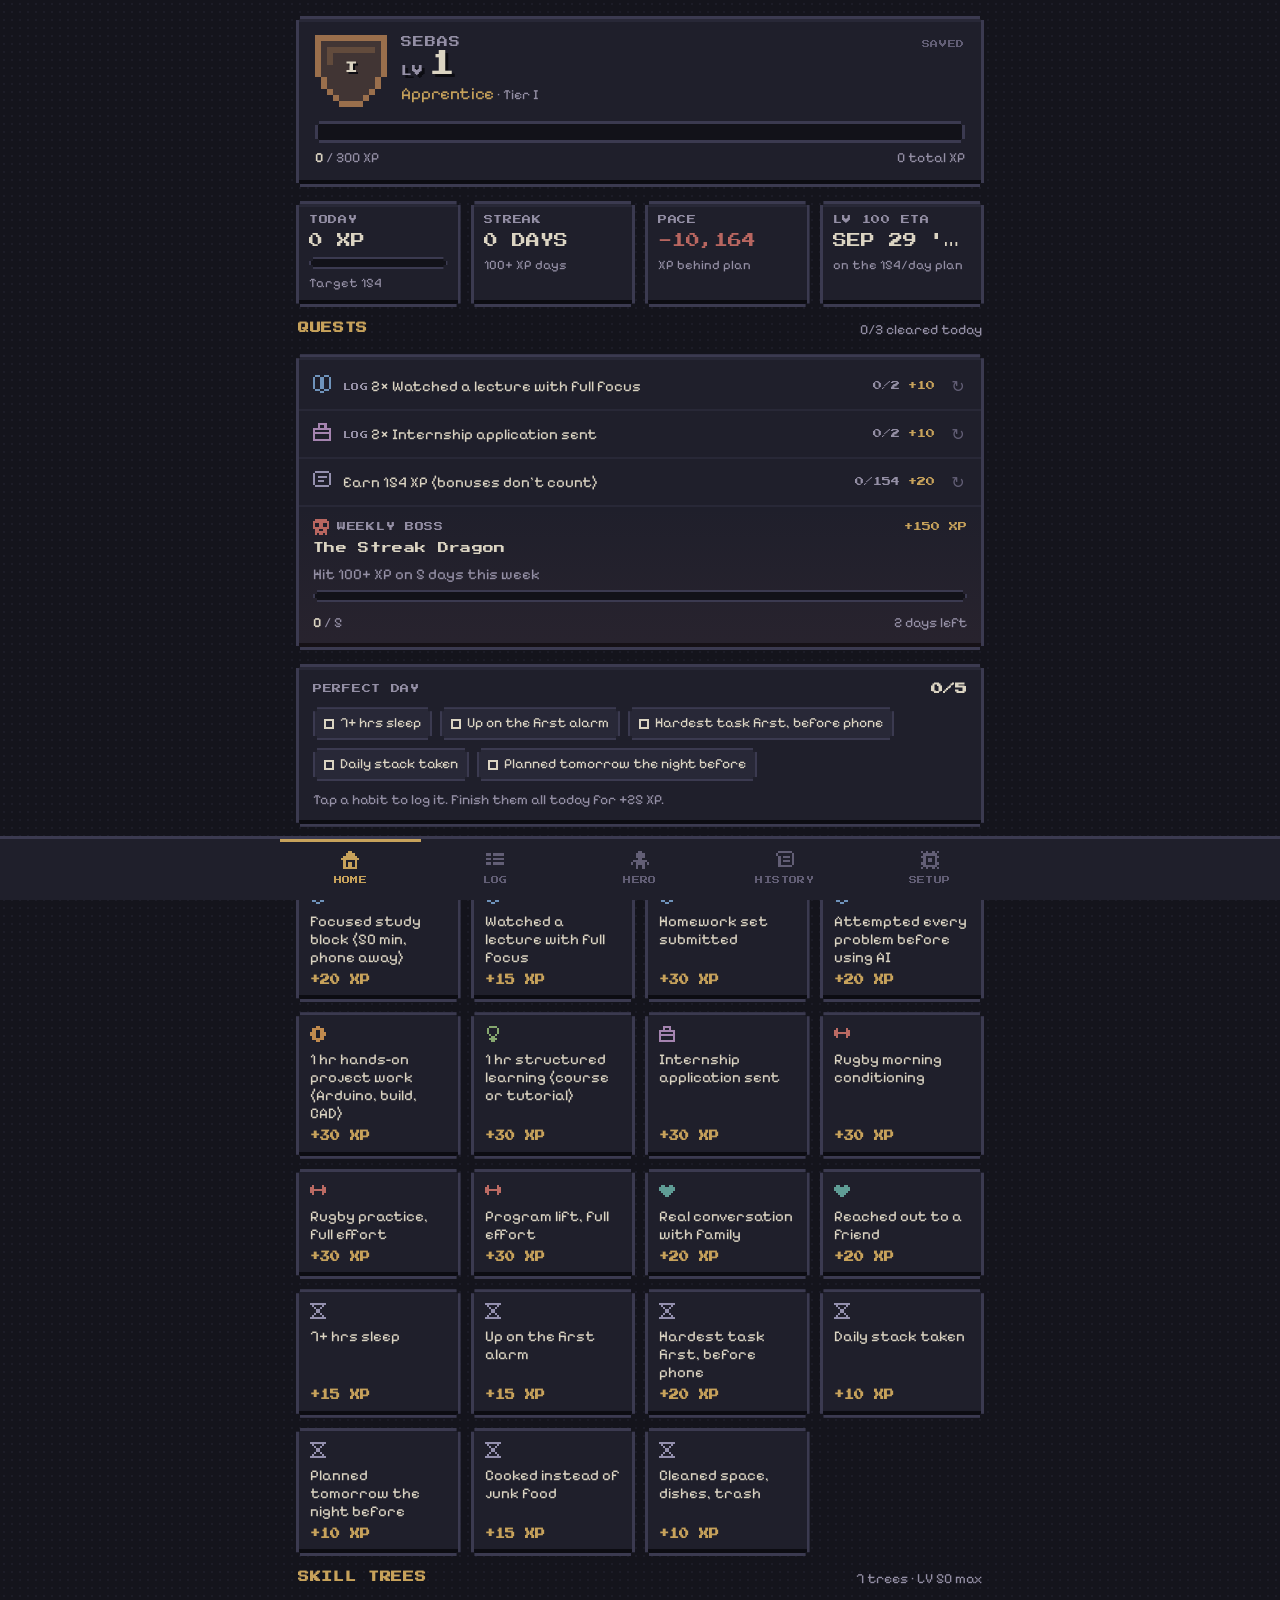
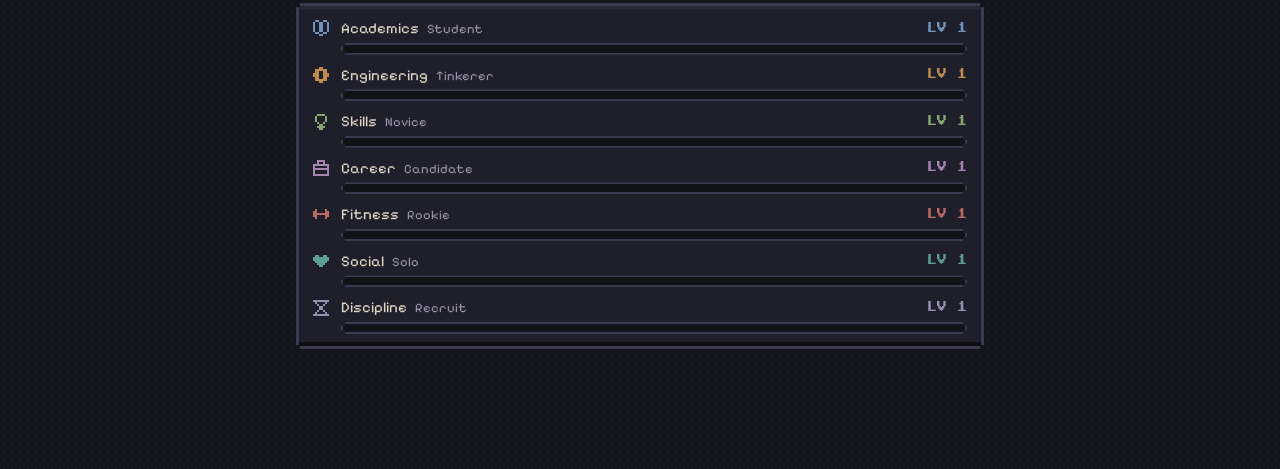
<file: index.html>
<!doctype html>
<html lang="en">
<head>
<meta charset="utf-8">
<title>Sebas XP</title>
<meta name="viewport" content="width=device-width, initial-scale=1, viewport-fit=cover">
<meta name="description" content="Retro RPG tracker: log real-life XP and level up to 100 in a year.">
<meta name="theme-color" content="#14141c">
<meta name="color-scheme" content="dark">
<!-- installable app (iPhone + Mac) -->
<link rel="manifest" href="manifest.json">
<meta name="mobile-web-app-capable" content="yes">
<meta name="apple-mobile-web-app-capable" content="yes">
<meta name="apple-mobile-web-app-title" content="Sebas XP">
<meta name="apple-mobile-web-app-status-bar-style" content="black-translucent">
<link rel="apple-touch-icon" href="icons/apple-touch-icon.png">
<link rel="icon" type="image/png" sizes="32x32" href="icons/favicon-32.png">
<link rel="icon" type="image/svg+xml" href="icons/favicon.svg">
<!-- pixel fonts (cached by the service worker for offline use) -->
<link rel="preconnect" href="https://fonts.googleapis.com">
<link rel="preconnect" href="https://fonts.gstatic.com" crossorigin>
<link rel="stylesheet" href="https://fonts.googleapis.com/css2?family=Press+Start+2P&family=Pixelify+Sans:wght@400;500;600;700&display=swap" crossorigin="anonymous">
<link rel="stylesheet" href="styles.css">
</head>
<body>
<div class="wrap" id="app">
  <div class="loading">LOADING SAVE FILE…</div>
</div>

<div class="toasts" id="toasts" aria-live="polite"></div>
<div class="overlay" id="overlay" hidden></div>
<div class="sheet" id="sheet" hidden></div>

<nav class="nav" aria-label="Sections"><div class="nav-in" role="tablist" id="nav"></div></nav>

<script type="module" src="js/app.js"></script>
<script>
/* If the app can't start (usually because index.html was opened as a file instead of through a server), say why. */
setTimeout(function () {
  if (window.__sebasBooted) return;
  var app = document.getElementById('app');
  var fileMode = location.protocol === 'file:';
  app.innerHTML = '<div class="px bootmsg"><b>' + (fileMode ? 'OPEN THROUGH A SERVER' : 'COULD NOT START') + '</b>' +
    (fileMode ? 'Browsers block apps opened straight from a file. In Terminal, cd into this folder and run <code>python3 -m http.server 8000</code>, then open http://localhost:8000' :
    'Something stopped the app from loading. Try reloading. Your saved data is not affected.') + '</div>';
}, 4000);
</script>
<noscript><div class="bootmsg"><b>JAVASCRIPT IS OFF</b>Sebas XP needs JavaScript to run.</div></noscript>
</body>
</html>
</file>
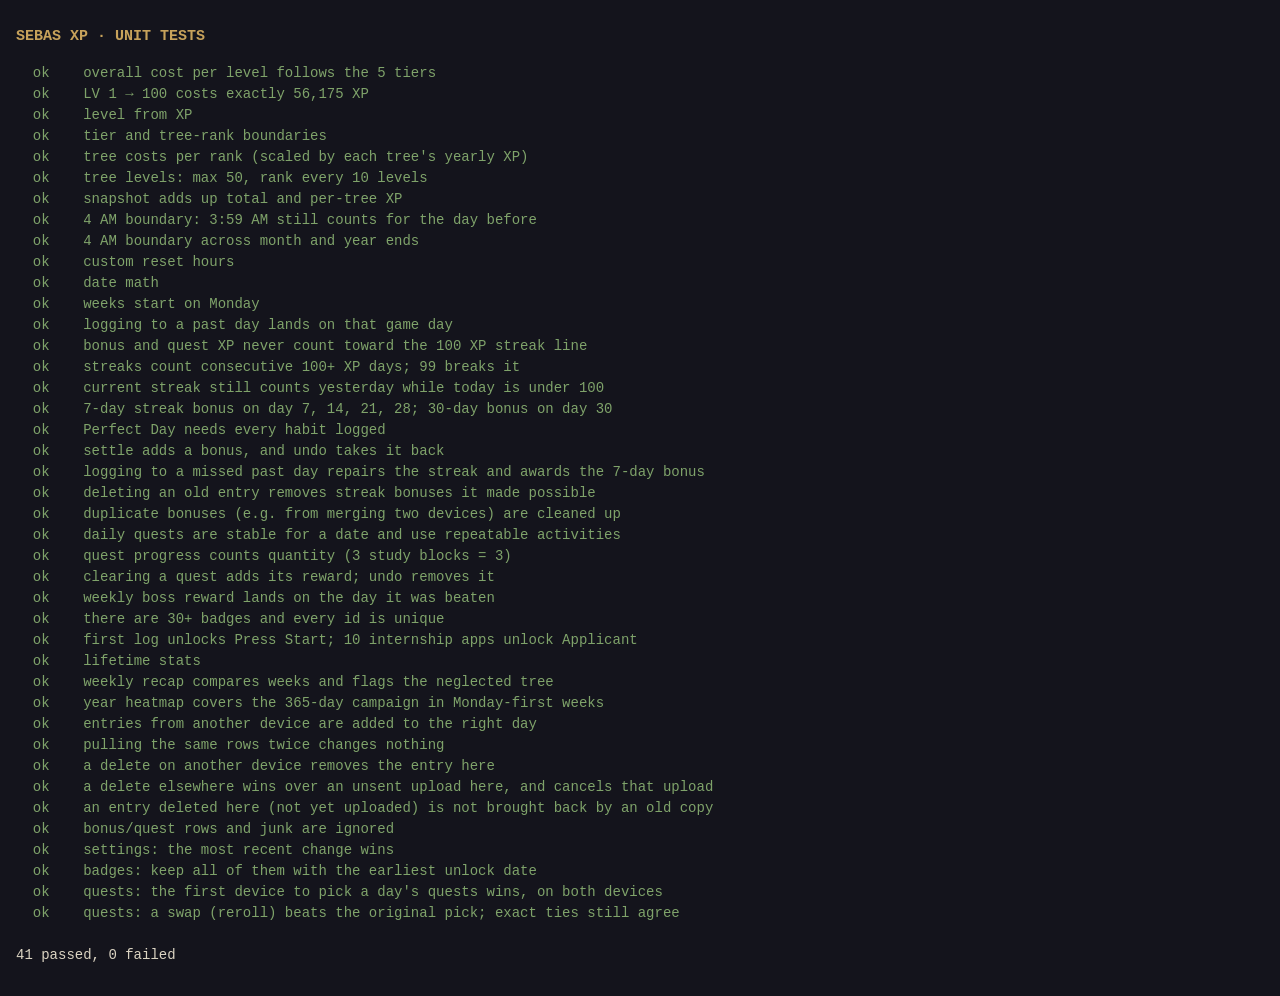
<file: tests/index.html>
<!doctype html>
<meta charset="utf-8">
<meta name="viewport" content="width=device-width, initial-scale=1">
<title>Sebas XP tests</title>
<style>
  :root{color-scheme:dark} body{margin:0;padding:16px;background:#14141c;color:#dbd4c2;font:14px/1.5 ui-monospace,Menlo,monospace}
  h1{font-size:15px;color:#c7a25b} .pass{color:#7fa36a} .fail{color:#b86660} pre{white-space:pre-wrap}
</style>
<h1>SEBAS XP · UNIT TESTS</h1>
<pre id="out">running…</pre>
<script type="module">
  const out = document.getElementById('out'); out.textContent = '';
  const orig = console.log;
  console.log = s => { const line = document.createElement('div'); line.textContent = s; line.className = /FAIL/.test(s) ? 'fail' : /^\s+ok/.test(s) ? 'pass' : ''; out.appendChild(line); orig(s); };
  const { done } = await import('./run.js');
  const r = await done;
  document.title = `${r.fail ? '✗' : '✓'} ${r.pass}/${r.pass + r.fail} tests`;
</script>
</file>
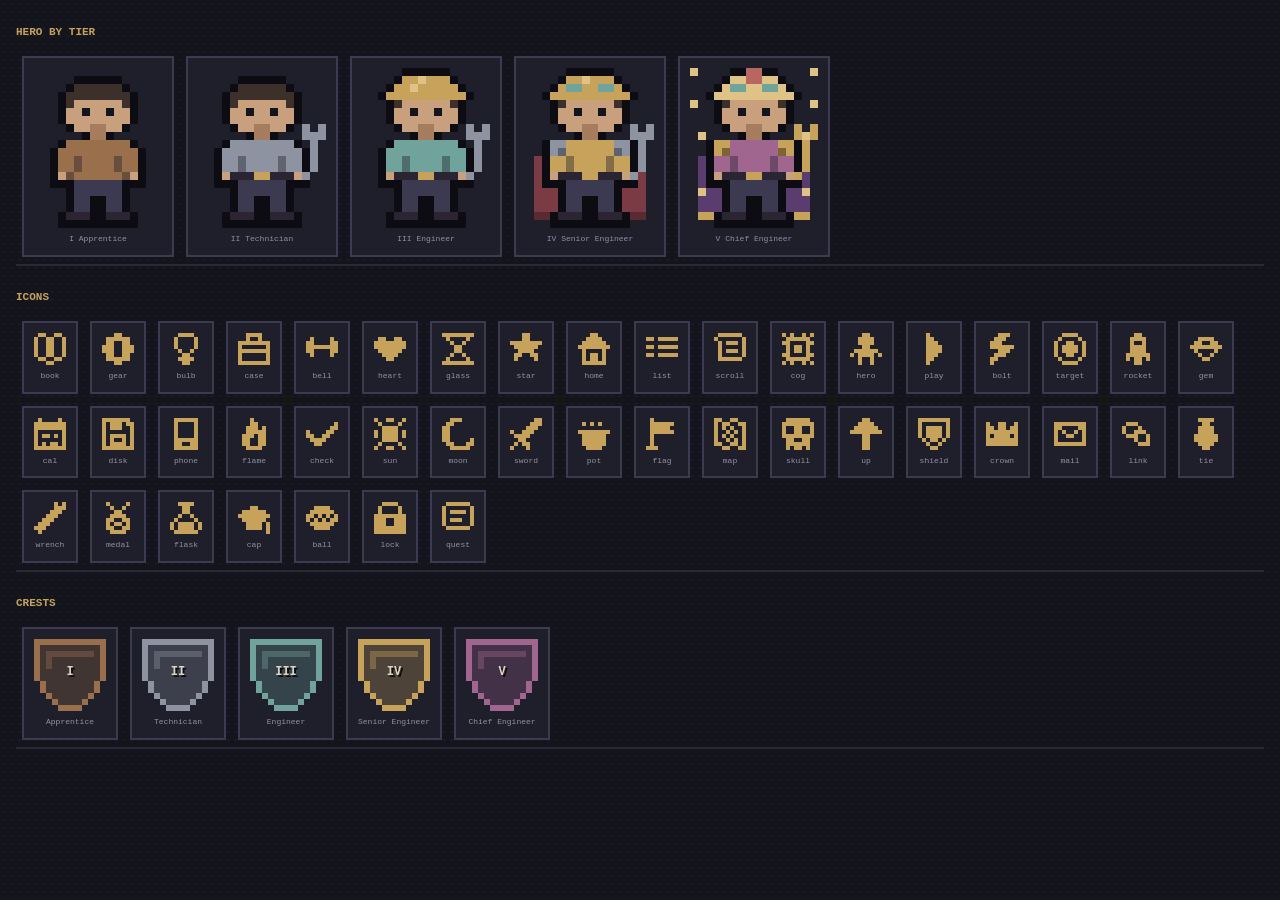
<file: tools/art.html>
<!doctype html>
<meta charset="utf-8">
<meta name="viewport" content="width=device-width, initial-scale=1">
<title>Sebas XP pixel art</title>
<!-- Preview every sprite and icon: http://localhost:8000/tools/art.html  (edit them in js/pixel.js) -->
<link rel="stylesheet" href="../styles.css">
<style>
  body{padding:16px}
  .row{display:flex;flex-wrap:wrap;gap:12px;margin-bottom:24px}
  .cell{display:flex;flex-direction:column;align-items:center;gap:6px;padding:10px;background:var(--panel);border:2px solid var(--line)}
  .cell .hero-svg{width:128px}
  .cell .ic{width:32px;height:32px;color:var(--gold)}
  .cell small{font-family:var(--f-display);font-size:8px;color:var(--dim)}
  h2{font-family:var(--f-display);font-size:11px;color:var(--gold)}
</style>
<h2>HERO BY TIER</h2><div class="row" id="heroes"></div>
<h2>ICONS</h2><div class="row" id="icons"></div>
<h2>CRESTS</h2><div class="row" id="crests"></div>
<script type="module">
  import { heroSprite, ICONS, pix, crest } from '../js/pixel.js';
  import { TIERS } from '../js/config.js';
  document.getElementById('heroes').innerHTML = TIERS.map((t, i) => `<div class="cell">${heroSprite(i)}<small>${t[0]} ${t[1]}</small></div>`).join('');
  document.getElementById('icons').innerHTML = Object.keys(ICONS).map(k => `<div class="cell">${pix(k)}<small>${k}</small></div>`).join('');
  document.getElementById('crests').innerHTML = TIERS.map((t, i) => `<div class="cell"><div class="crest">${crest(i)}</div><small>${t[1]}</small></div>`).join('');
</script>
</file>
<file: styles.css>
/* styles.css: dark retro pixel RPG look. Colors are tokens in :root, so the palette is easy to tweak. */

/* Layout: one-column RPG status screen of notched pixel panels, with a fixed command bar at the bottom */
:root{
  --bg:#14141c; --bg-dot:#1c1c27; --panel:#1f1f2b; --panel-2:#282837; --well:#121219;
  --line:#3b3a50; --line-hi:#55536e; --shade:#0c0c12;
  --ink:#dbd4c2; --dim:#948fa5; --faint:#625e75;
  --gold:#c7a25b; --gold-hi:#dfc285; --gold-lo:#7f6433;
  --good:#7fa36a; --bad:#b86660;
  --t-aca:#6f93bb; --t-eng:#c08a4e; --t-skl:#86a76f; --t-car:#a584b0; --t-fit:#bb6a63; --t-soc:#5f9c95; --t-dis:#9490ae;
  --tier1:#9a6f4c; --tier2:#8d93a0; --tier3:#6fa39b; --tier4:#c7a25b; --tier5:#a0668f;
  --scrim:rgba(8,8,12,.82);
  --heat1:#3a3326; --heat3:#a3844a;
  --f-display:"Press Start 2P","Courier New",monospace;
  --f-body:"Pixelify Sans","Trebuchet MS",system-ui,sans-serif;
  --notch:polygon(0 4px,4px 4px,4px 0,calc(100% - 4px) 0,calc(100% - 4px) 4px,100% 4px,100% calc(100% - 4px),calc(100% - 4px) calc(100% - 4px),calc(100% - 4px) 100%,4px 100%,4px calc(100% - 4px),0 calc(100% - 4px));
  color-scheme:dark;
}
html,body{background:var(--bg);color:var(--ink)}
body{
  font-family:var(--f-body);font-size:16px;line-height:1.35;
  background-image:radial-gradient(var(--bg-dot) 1px,transparent 1.2px);background-size:8px 8px;
  -webkit-font-smoothing:none;
}
*{box-sizing:border-box}
[hidden]{display:none!important}
button,input,select{font:inherit;color:inherit}
button{cursor:pointer;-webkit-tap-highlight-color:transparent;touch-action:manipulation}
button,.tab,.nav{-webkit-user-select:none;user-select:none}
:focus-visible{outline:2px solid var(--gold-hi);outline-offset:2px}
.wrap{max-width:720px;margin:0 auto;padding-left:max(16px,env(safe-area-inset-left));padding-right:max(16px,env(safe-area-inset-right));padding-top:calc(16px + env(safe-area-inset-top,0px));padding-bottom:calc(120px + env(safe-area-inset-bottom,0px));display:flex;flex-direction:column;gap:14px}
.disp{font-family:var(--f-display);letter-spacing:.02em}
.px{background:var(--panel);border:3px solid var(--line);clip-path:var(--notch);box-shadow:inset 0 -4px 0 var(--shade),inset 0 3px 0 var(--panel-2)}
.lbl{font-family:var(--f-display);font-size:9px;letter-spacing:.08em;color:var(--dim);text-transform:uppercase}
.sechead{display:flex;align-items:baseline;justify-content:space-between;gap:10px;padding:0 2px}
.sechead h2{margin:0;font-family:var(--f-display);font-size:11px;letter-spacing:.06em;color:var(--gold);text-wrap:balance}
.sechead span{font-size:14px;color:var(--dim)}
.muted{color:var(--dim)}
.ic{width:16px;height:16px;flex:none;image-rendering:pixelated;shape-rendering:crispEdges}

/* HUD */
.hud{padding:16px;display:grid;grid-template-columns:auto 1fr;gap:14px;align-items:center}
.crest{width:72px;height:72px;position:relative;display:grid;place-items:center}
.crest svg{position:absolute;inset:0;width:100%;height:100%}
.crest b{position:relative;font-family:var(--f-display);font-size:12px;margin-top:-6px;color:var(--ink);text-shadow:2px 2px 0 var(--shade)}
.hud-top{display:flex;align-items:baseline;justify-content:space-between;gap:8px;flex-wrap:wrap}
.hud-name{font-family:var(--f-display);font-size:11px;color:var(--dim);letter-spacing:.1em}
.hud-lv{font-family:var(--f-display);font-size:26px;line-height:1;color:var(--ink);text-shadow:3px 3px 0 var(--shade)}
.hud-lv small{font-size:11px;color:var(--dim);margin-right:6px}
.hud-rank{font-size:17px;color:var(--gold);margin-top:6px}
.hud-rank span{color:var(--dim);font-size:14px}
.hud-bar{grid-column:1/-1}
.sync{font-family:var(--f-display);font-size:8px;color:var(--faint);letter-spacing:.08em}
.sync.warn{color:var(--bad)}

/* bars */
.bar{position:relative;height:22px;background:var(--well);border:3px solid var(--line);clip-path:var(--notch);overflow:hidden}
.bar i{position:absolute;inset:0 auto 0 0;width:0;background:var(--gold);box-shadow:inset 0 3px 0 var(--gold-hi),inset 0 -4px 0 var(--gold-lo);transition:width .6s steps(12,end)}
.bar::after{content:"";position:absolute;inset:0;background:repeating-linear-gradient(90deg,transparent 0 calc(10% - 2px),var(--well) calc(10% - 2px) 10%);pointer-events:none}
.bar.thin{height:12px;border-width:2px}
.bar.thin i{box-shadow:inset 0 2px 0 rgba(255,255,255,.18),inset 0 -2px 0 rgba(0,0,0,.3)}
.bar.thin::after{background:repeating-linear-gradient(90deg,transparent 0 calc(5% - 1px),var(--well) calc(5% - 1px) 5%)}
.barmeta{display:flex;justify-content:space-between;gap:8px;margin-top:6px;font-size:14px;color:var(--dim)}
.barmeta b{color:var(--ink);font-weight:600}

/* stats */
.stats{display:grid;grid-template-columns:repeat(4,1fr);gap:10px}
.stat{padding:10px 10px 12px;display:flex;flex-direction:column;gap:6px;min-width:0}
.stat .v{font-family:var(--f-display);font-size:14px;color:var(--ink);white-space:nowrap;overflow:hidden;text-overflow:ellipsis}
.stat .s{font-size:13px;color:var(--dim)}
.v.good{color:var(--good)} .v.bad{color:var(--bad)}
@media (max-width:560px){.stats{grid-template-columns:repeat(2,1fr)}}

/* perfect day */
.pd{padding:14px;display:flex;flex-direction:column;gap:10px}
.pd-top{display:flex;justify-content:space-between;align-items:center;gap:10px}
.pd-top b{font-family:var(--f-display);font-size:12px}
.pd-list{display:flex;flex-wrap:wrap;gap:8px}
.chip{display:inline-flex;align-items:center;gap:6px;padding:5px 9px;border:2px solid var(--line);background:var(--panel-2);font-size:14px;clip-path:var(--notch)}
.chip.done{border-color:var(--good);color:var(--good)}
.chip .box{width:10px;height:10px;border:2px solid currentColor;flex:none}
.chip.done .box{background:currentColor}
.pd.complete{border-color:var(--gold)}

/* favorites grid */
.favs{display:grid;grid-template-columns:repeat(auto-fill,minmax(150px,1fr));gap:10px}
.fav{position:relative;display:flex;flex-direction:column;align-items:flex-start;gap:8px;padding:11px 11px 12px;text-align:left;background:var(--panel);border:3px solid var(--line);clip-path:var(--notch);box-shadow:inset 0 -4px 0 var(--shade);min-height:92px;transition:transform .08s steps(2)}
.fav:hover{border-color:var(--line-hi)}
.fav:active{transform:translateY(2px);box-shadow:inset 0 -1px 0 var(--shade)}
.fav .fname{font-size:15px;line-height:1.2;min-width:0;overflow-wrap:anywhere}
.fav .fx{margin-top:auto;display:flex;justify-content:space-between;width:100%;align-items:center}
.fav .fx b{font-family:var(--f-display);font-size:10px;color:var(--gold)}
.fav .fx em{font-style:normal;font-size:13px;color:var(--dim)}
.fav[disabled]{opacity:.45;cursor:default}
.empty{padding:18px;text-align:center;color:var(--dim);font-size:15px}

/* trees */
.mini{padding:12px 14px;display:flex;flex-direction:column;gap:10px}
.mrow{display:grid;grid-template-columns:18px 1fr auto;gap:4px 10px;align-items:center}
.mrow .mn{font-size:15px;display:flex;gap:8px;align-items:baseline;min-width:0}
.mrow .mn span{color:var(--dim);font-size:13px;white-space:nowrap;overflow:hidden;text-overflow:ellipsis}
.mrow .ml{font-family:var(--f-display);font-size:10px}
.mrow .bar{grid-column:2/-1}
.tree{padding:14px;display:flex;flex-direction:column;gap:10px}
.tree-top{display:flex;align-items:center;gap:10px}
.tree-top .ic{width:24px;height:24px}
.tree-top h3{margin:0;font-family:var(--f-display);font-size:12px;letter-spacing:.04em}
.tree-top .tl{margin-left:auto;font-family:var(--f-display);font-size:14px}
.tree-rank{font-size:16px}
.ladder{display:grid;grid-template-columns:repeat(5,1fr);gap:4px}
.rung{padding:6px 4px;font-size:12px;text-align:center;border:2px solid var(--line);color:var(--faint);background:var(--well);clip-path:var(--notch);overflow-wrap:anywhere;line-height:1.15}
.rung.got{color:var(--dim)}
.rung.now{color:var(--ink);border-color:currentColor}
.rung small{display:block;font-family:var(--f-display);font-size:8px;margin-bottom:3px;opacity:.8}

/* log */
.tools{display:flex;flex-direction:column;gap:10px}
.search{width:100%;padding:10px 12px;background:var(--well);border:3px solid var(--line);clip-path:var(--notch);font-size:16px}
.filters{display:flex;gap:6px;flex-wrap:wrap}
.fbtn{padding:6px 9px;border:2px solid var(--line);background:var(--panel);font-size:14px;display:inline-flex;gap:6px;align-items:center;clip-path:var(--notch)}
.fbtn[aria-pressed="true"]{border-color:var(--gold);color:var(--gold)}
.group{padding:0;overflow:hidden}
.ghead{display:flex;align-items:center;gap:10px;padding:12px 14px;background:var(--panel-2);border-bottom:3px solid var(--line)}
.ghead h3{margin:0;font-family:var(--f-display);font-size:11px;letter-spacing:.05em}
.ghead span{margin-left:auto;font-size:14px;color:var(--dim)}
.row{display:grid;grid-template-columns:34px 1fr 34px auto;align-items:center;gap:6px;padding:7px 8px 7px 6px;border-bottom:2px solid var(--panel-2)}
.row:last-child{border-bottom:0}
.row .rname{font-size:15px;line-height:1.25;min-width:0;overflow-wrap:anywhere}
.tag{display:inline-block;font-family:var(--f-display);font-size:8px;letter-spacing:.06em;padding:3px 5px;margin-left:6px;vertical-align:2px;border:1px solid currentColor;color:var(--dim)}
.tag.today{color:var(--good)}
.tag.pdh{color:var(--gold)}
.iconbtn{width:34px;height:34px;display:grid;place-items:center;background:none;border:0;color:var(--faint);font-size:18px}
.iconbtn:hover{color:var(--ink)}
.star[aria-pressed="true"]{color:var(--gold)}
.logbtn{min-width:64px;padding:8px 10px;font-family:var(--f-display);font-size:10px;background:var(--panel-2);border:2px solid var(--gold-lo);color:var(--gold);clip-path:var(--notch);box-shadow:inset 0 -3px 0 var(--shade)}
.logbtn:hover{border-color:var(--gold)}
.logbtn:active{box-shadow:none;transform:translateY(1px)}
.logbtn[disabled]{color:var(--faint);border-color:var(--line);cursor:default}
.custom{padding:14px;display:flex;flex-direction:column;gap:10px}
.custom summary{cursor:pointer;font-family:var(--f-display);font-size:11px;color:var(--gold);list-style:none}
.custom summary::-webkit-details-marker{display:none}
.fgrid{display:grid;grid-template-columns:1fr 150px 90px;gap:8px}
@media (max-width:560px){.fgrid{grid-template-columns:1fr 1fr}.fgrid .span{grid-column:1/-1}}
.field{display:flex;flex-direction:column;gap:5px;min-width:0}
.field input,.field select{width:100%;padding:9px 10px;background:var(--well);border:2px solid var(--line);font-size:16px;min-width:0}
.check{display:flex;align-items:center;gap:8px;font-size:15px}
.check input{width:18px;height:18px;accent-color:var(--gold)}
.btnrow{display:flex;gap:8px;flex-wrap:wrap}
.btn{padding:10px 14px;font-family:var(--f-display);font-size:10px;letter-spacing:.04em;background:var(--panel-2);border:2px solid var(--line-hi);clip-path:var(--notch);box-shadow:inset 0 -3px 0 var(--shade)}
.btn.gold{border-color:var(--gold);color:var(--gold)}
.btn.danger{border-color:var(--bad);color:var(--bad)}
.btn[disabled]{opacity:.4;cursor:default}

/* history */
.chart{padding:14px 14px 10px}
.cwrap{position:relative;height:140px;display:grid;grid-template-columns:repeat(14,1fr);grid-template-rows:1fr;gap:4px;align-items:end;margin-top:12px;border-bottom:2px solid var(--line)}
.cbar{background:var(--panel-2);position:relative;min-height:2px}
.cbar.hit{background:var(--gold);box-shadow:inset 0 2px 0 var(--gold-hi)}
.cbar.part{background:var(--gold-lo)}
.cbar.today{outline:2px solid var(--ink);outline-offset:1px}
.pace{position:absolute;left:0;right:0;border-top:2px dashed var(--dim);pointer-events:none}
.pace span{position:absolute;right:0;top:-18px;font-family:var(--f-display);font-size:8px;color:var(--dim);background:var(--panel);padding:0 3px}
.cdays{display:grid;grid-template-columns:repeat(14,1fr);gap:4px;margin-top:6px}
.cdays span{text-align:center;font-family:var(--f-display);font-size:8px;color:var(--faint)}
.day{padding:0;overflow:hidden}
.dhead{display:flex;justify-content:space-between;align-items:center;gap:10px;padding:10px 14px;background:var(--panel-2);border-bottom:3px solid var(--line)}
.dhead b{font-family:var(--f-display);font-size:10px}
.dhead span{font-family:var(--f-display);font-size:10px;color:var(--gold)}
.hrow{display:grid;grid-template-columns:44px 12px 1fr auto auto;gap:8px;align-items:center;padding:7px 10px 7px 14px;border-bottom:2px solid var(--panel-2);font-size:15px}
.hrow:last-child{border-bottom:0}
.hrow time{font-size:13px;color:var(--dim)}
.dot{width:10px;height:10px}
.hrow .hx{font-family:var(--f-display);font-size:9px;color:var(--gold)}
.hrow .hn{min-width:0;overflow-wrap:anywhere}
.hrow .del{font-size:13px;padding:4px 8px;background:none;border:2px solid transparent;color:var(--faint)}
.hrow .del:hover{color:var(--bad)}
.hrow .del.arm{border-color:var(--bad);color:var(--bad);font-family:var(--f-display);font-size:8px}

/* setup */
.set{padding:14px;display:flex;flex-direction:column;gap:12px}
.set h3{margin:0;font-family:var(--f-display);font-size:11px;color:var(--gold)}
.set p{margin:0;color:var(--dim);font-size:15px;max-width:60ch}
.kv{display:grid;grid-template-columns:auto 1fr;gap:6px 14px;font-size:15px}
.kv dt{color:var(--dim)} .kv dd{margin:0}
.plist{display:flex;flex-direction:column;gap:6px}
.pitem{display:flex;justify-content:space-between;align-items:center;gap:10px;padding:6px 10px;background:var(--well);border:2px solid var(--line);font-size:15px}

/* nav */
.nav{position:fixed;left:0;right:0;bottom:0;z-index:20;background:var(--panel);border-top:3px solid var(--line);padding:0 max(8px,env(safe-area-inset-right)) calc(6px + env(safe-area-inset-bottom,0px)) max(8px,env(safe-area-inset-left))}
.nav-in{max-width:720px;margin:0 auto;display:grid;grid-template-columns:repeat(5,1fr);gap:4px}
.tab{padding:9px 2px 8px;background:none;border:0;border-top:3px solid transparent;display:flex;flex-direction:column;align-items:center;gap:6px;color:var(--faint);font-family:var(--f-display);font-size:8px;letter-spacing:.05em}
.tab .ic{width:18px;height:18px}
.tab[aria-selected="true"]{color:var(--gold)}
.tab[aria-selected="true"]{border-top-color:var(--gold)}

/* toasts, float, overlay, sheet */
.toasts{position:fixed;left:0;right:0;bottom:calc(80px + env(safe-area-inset-bottom,0px));z-index:40;display:flex;flex-direction:column;align-items:center;gap:6px;pointer-events:none;padding:0 16px}
.toast{pointer-events:auto;display:flex;align-items:center;gap:12px;max-width:100%;padding:9px 12px;background:var(--panel-2);border:3px solid var(--line-hi);clip-path:var(--notch);font-size:15px;box-shadow:inset 0 -3px 0 var(--shade);animation:tin .18s steps(3)}
.toast.gold{border-color:var(--gold);color:var(--gold-hi)}
.toast button{background:none;border:0;font-family:var(--f-display);font-size:9px;color:var(--gold);padding:4px}
@keyframes tin{from{transform:translateY(8px);opacity:0}}
.floatxp{position:fixed;z-index:50;pointer-events:none;font-family:var(--f-display);font-size:13px;color:var(--gold-hi);text-shadow:2px 2px 0 var(--shade);animation:flt .9s steps(9) forwards}
@keyframes flt{to{transform:translateY(-46px);opacity:0}}
.overlay{position:fixed;inset:0;z-index:60;background:var(--scrim);display:grid;place-items:center;padding:calc(16px + env(safe-area-inset-top,0px)) 16px calc(16px + env(safe-area-inset-bottom,0px))}
.ov{position:relative;width:min(420px,100%);padding:26px 20px 20px;text-align:center;display:flex;flex-direction:column;align-items:center;gap:12px;border-color:var(--gold);animation:pop .35s steps(5)}
@keyframes pop{from{transform:scale(.6);opacity:0}}
.ov h2{margin:0;font-family:var(--f-display);font-size:18px;color:var(--gold-hi);text-shadow:3px 3px 0 var(--shade);letter-spacing:.04em}
.ov .big{font-family:var(--f-display);font-size:40px;line-height:1;text-shadow:4px 4px 0 var(--shade)}
.ov .sub{font-size:18px;color:var(--gold)}
.ov ul{list-style:none;margin:0;padding:0;display:flex;flex-direction:column;gap:6px;font-size:15px;color:var(--dim)}
.ov ul b{color:var(--ink);font-weight:600}
.ov .crest{width:96px;height:96px}
.ov .crest b{font-size:16px}
.spark{position:absolute;left:50%;top:42%;z-index:1;width:6px;height:6px;background:var(--c,var(--gold-hi));animation:burst 1s steps(10) both}
@keyframes burst{to{transform:translate(var(--dx),var(--dy));opacity:0}}
.sheet{position:fixed;inset:0;z-index:55;background:var(--scrim);display:grid;align-items:end;justify-items:center;padding:16px}
.sheet .px{width:min(520px,100%);max-height:calc(100dvh - 40px - env(safe-area-inset-top,0px) - env(safe-area-inset-bottom,0px));overflow:auto;padding:16px;display:flex;flex-direction:column;gap:12px;margin-bottom:env(safe-area-inset-bottom,0px)}
.sheet h3{margin:0;font-family:var(--f-display);font-size:11px;color:var(--gold);line-height:1.5}
.loading{font-family:var(--f-display);font-size:9px;color:var(--dim);text-align:center;padding:6px}
@media (prefers-reduced-motion:reduce){*{animation:none!important;transition:none!important}}

/* ===================== v2 additions ===================== */
html{-webkit-text-size-adjust:100%;overscroll-behavior-y:none}
body{margin:0;min-height:100dvh}
.sr{position:absolute;width:1px;height:1px;overflow:hidden;clip:rect(0 0 0 0);white-space:nowrap}
.good{color:var(--good)} .bad{color:var(--bad)}
.toast.bad{border-color:var(--bad);color:var(--ink)}
.linkbtn{background:none;border:0;padding:0;color:var(--gold);text-decoration:underline;font-size:inherit}
.fgrid.three{grid-template-columns:110px 1fr 1fr}
@media (max-width:560px){.fgrid.three{grid-template-columns:1fr 1fr}.fgrid.three .field:first-child{grid-column:1/-1}}
.btn:active{transform:translateY(1px);box-shadow:none}

/* feel: shake, smooth level-up fill, flash */
.shake{animation:shk .45s steps(9)}
.shake-big{animation:shkb .7s steps(14)}
@keyframes shk{20%{transform:translate(-3px,1px)}40%{transform:translate(3px,-1px)}60%{transform:translate(-2px,2px)}80%{transform:translate(2px,0)}}
@keyframes shkb{10%{transform:translate(-6px,2px)}20%{transform:translate(6px,-3px)}30%{transform:translate(-5px,-2px)}40%{transform:translate(5px,3px)}55%{transform:translate(-4px,1px)}70%{transform:translate(3px,-2px)}85%{transform:translate(-2px,1px)}}
.bar i.smooth{transition:width .55s cubic-bezier(.25,.9,.3,1)}
.bar.flash{animation:flash .8s steps(8)}
@keyframes flash{0%,100%{border-color:var(--line)}25%,75%{border-color:var(--gold-hi);box-shadow:0 0 0 2px var(--gold-lo)}}
.bump{display:inline-block;animation:bump .5s steps(5)}
@keyframes bump{40%{transform:scale(1.35);color:var(--gold-hi)}}

/* home: notices */
.notice{padding:12px 14px;display:grid;grid-template-columns:20px 1fr auto;gap:12px;align-items:center}
.notice>.ic{width:20px;height:20px;color:var(--dim)}
.notice .nb{display:flex;flex-direction:column;gap:4px;min-width:0}
.notice .nb b{font-family:var(--f-display);font-size:9px;letter-spacing:.06em;color:var(--ink)}
.notice .nb span{font-size:14px;color:var(--dim)}
.notice.warn{border-color:var(--gold-lo)} .notice.warn>.ic{color:var(--gold)}
.notice.bad{border-color:var(--bad)} .notice.bad>.ic{color:var(--bad)}
@media (max-width:420px){.notice{grid-template-columns:20px 1fr}.notice .btn{grid-column:2}}

/* home: quests */
.quests{padding:6px 0 0;display:flex;flex-direction:column}
.qrow{display:grid;grid-template-columns:22px 1fr auto auto 30px;gap:8px;align-items:center;padding:8px 8px 8px 14px;border-bottom:2px solid var(--panel-2)}
.qbox .ic{width:18px;height:18px}
.qn{font-size:15px;line-height:1.25;min-width:0;overflow-wrap:anywhere}
.qverb{font-family:var(--f-display);font-size:8px;color:var(--dim);letter-spacing:.06em}
.qp{font-family:var(--f-display);font-size:9px;color:var(--dim);white-space:nowrap}
.qx{font-family:var(--f-display);font-size:9px;color:var(--gold)}
.qrow.done .qn{color:var(--dim);text-decoration:line-through;text-decoration-color:var(--faint)}
.qrow.done .qp{color:var(--good)}
.qrow.done .qbox{color:var(--good)!important}
.reroll{width:30px;height:30px;font-size:16px}
.boss{padding:12px 14px 14px;display:flex;flex-direction:column;gap:6px;background:linear-gradient(transparent,rgba(184,102,96,.06))}
.boss-top{display:flex;align-items:center;gap:8px}
.boss-top .ic{color:var(--bad)}
.boss-x{margin-left:auto;font-family:var(--f-display);font-size:9px;color:var(--gold)}
.boss-name{font-family:var(--f-display);font-size:11px;color:var(--ink);letter-spacing:.03em;line-height:1.5}
.boss-goal{font-size:15px;color:var(--dim)}
.boss-bar i{background:var(--bad)!important;box-shadow:inset 0 2px 0 rgba(255,255,255,.15)}
.boss.dead .boss-bar i{background:var(--good)!important}
.boss.dead .boss-name{color:var(--dim);text-decoration:line-through}
.chip{cursor:pointer;text-align:left}
.chip[disabled]{cursor:default}

/* log: date + quantity bar */
.logbar{padding:10px 12px;display:flex;flex-direction:column;gap:8px}
.logbar.past{border-color:var(--gold);position:sticky;top:calc(6px + env(safe-area-inset-top,0px));z-index:10}
.lb-row{display:flex;align-items:center;justify-content:space-between;gap:10px;flex-wrap:wrap}
.lb-note{font-size:14px;color:var(--gold-hi)}
.lb-note b{font-family:var(--f-display);font-size:9px;color:var(--gold)}
.seg{display:flex;gap:4px;flex-wrap:wrap}
.seg button,.datebtn{padding:7px 9px;font-family:var(--f-display);font-size:8px;letter-spacing:.04em;background:var(--panel-2);border:2px solid var(--line);color:var(--dim);clip-path:var(--notch)}
.seg button[aria-pressed="true"],.seg button[aria-selected="true"],.datebtn.on{border-color:var(--gold);color:var(--gold)}
.datebtn{padding:0 6px;display:flex;align-items:center}
.datebtn input{background:none;border:0;padding:5px 0;font-family:var(--f-body);font-size:15px;color:inherit;min-width:0;width:128px;color-scheme:dark}
.stepper{display:flex;align-items:center;border:2px solid var(--line);background:var(--well);clip-path:var(--notch)}
.stepper button{width:40px;height:34px;background:var(--panel-2);border:0;font-size:20px;color:var(--gold)}
.stepper button[disabled]{color:var(--faint);cursor:default}
.stepper b{min-width:48px;text-align:center;font-family:var(--f-display);font-size:12px}
.logbtn small{display:block;font-size:7px;color:var(--dim);margin-top:3px}

/* sub tabs (Hero, History) */
.seg.sub{display:grid;grid-template-columns:repeat(3,1fr)}
.seg.sub button{padding:10px 4px;font-size:9px}

/* hero: character sheet */
.charsheet{padding:16px;display:grid;grid-template-columns:auto 1fr;gap:6px 16px;align-items:center}
.hero-stage{width:112px;height:140px;display:grid;place-items:end center;padding:6px;background:var(--well);border:3px solid var(--line);clip-path:var(--notch);box-shadow:inset 0 -10px 0 var(--panel-2)}
.hero-stage.t4{border-color:var(--gold-lo);box-shadow:inset 0 -10px 0 var(--panel-2),inset 0 0 24px rgba(199,162,91,.18)}
.hero-svg{display:block;width:100%;height:auto;image-rendering:pixelated}
.hero-stage .hero-svg{width:96px;animation:idle 1.6s steps(2) infinite}
@keyframes idle{50%{transform:translateY(-2px)}}
.hero-svg.sil{fill:var(--line);opacity:.8}
.hero-info{display:flex;flex-direction:column;gap:6px;min-width:0}
.hero-meta{display:flex;flex-direction:column;gap:3px;font-size:14px;color:var(--dim);margin-top:4px}
.tier-ladder{grid-column:1/-1;display:grid;grid-template-columns:repeat(5,1fr);gap:6px;margin-top:10px}
.tier-step{display:flex;flex-direction:column;align-items:center;gap:4px;padding:6px 4px 5px;background:var(--well);border:2px solid var(--line);clip-path:var(--notch)}
.tier-step .hero-svg{width:32px}
.tier-step small{font-family:var(--f-display);font-size:8px;color:var(--faint)}
.tier-step.past small{color:var(--dim)}
.tier-step.now{border-color:var(--gold)} .tier-step.now small{color:var(--gold)}
.kstats{padding:6px 14px;display:grid;grid-template-columns:1fr 1fr;gap:0 14px}
.kstat{display:flex;flex-direction:column;gap:4px;padding:10px 0;border-bottom:2px solid var(--panel-2);min-width:0}
.kstat b{font-family:var(--f-display);font-size:12px;line-height:1.4;color:var(--ink);overflow-wrap:anywhere;font-weight:400}
.kstat em{font-style:normal;font-size:13px;color:var(--dim)}
.kstat:nth-last-child(-n+2){border-bottom:0}
.radar{padding:30px 38px}
.radar-box{position:relative;width:100%;max-width:300px;margin:0 auto;aspect-ratio:1}
.radar-svg{display:block;width:100%;height:100%;image-rendering:pixelated}
.rlab{position:absolute;transform:translate(-50%,-50%);display:flex;flex-direction:column;align-items:center;gap:2px}
.rlab b{font-family:var(--f-display);font-size:8px}
.xbars{padding:12px 14px;display:flex;flex-direction:column;gap:10px}
.xrow{display:grid;grid-template-columns:18px 1fr auto;gap:4px 10px;align-items:center}
.xn{font-size:15px} .xv{font-family:var(--f-display);font-size:10px;color:var(--dim)}
.xrow .bar{grid-column:2/-1}

/* hero: badges */
.badge-sum{padding:12px 14px;display:grid;grid-template-columns:auto 1fr;gap:8px 12px;align-items:center}
.badge-sum b{font-family:var(--f-display);font-size:12px;justify-self:end}
.badge-sum .bar{grid-column:1/-1}
.badges{display:grid;grid-template-columns:repeat(auto-fill,minmax(160px,1fr));gap:10px}
.badge{padding:10px;display:grid;grid-template-columns:40px 1fr;gap:10px;align-items:start;border-width:2px}
.bicon{width:40px;height:40px;display:grid;place-items:center;background:var(--well);border:2px solid var(--line);clip-path:var(--notch);color:var(--faint)}
.bicon .ic{width:24px;height:24px}
.badge.got .bicon,.bicon.got{color:var(--bc);border-color:var(--bc);background:var(--panel-2)}
.badge.got{border-color:var(--line-hi)}
.bt{display:flex;flex-direction:column;gap:4px;min-width:0}
.bt b{font-family:var(--f-display);font-size:9px;line-height:1.5;letter-spacing:.03em;font-weight:400;color:var(--faint);overflow-wrap:anywhere}
.badge.got .bt b{color:var(--ink)}
.bt span{font-size:13px;color:var(--dim);line-height:1.25}
.bt em{font-style:normal;font-size:12px;color:var(--faint)}
.badge.got .bt em{color:var(--gold-lo)}
.bt .bar{margin-top:2px}

/* history: weekly recap */
.weeknav{padding:6px;display:flex;align-items:center;justify-content:space-between}
.weeknav b{font-family:var(--f-display);font-size:10px;letter-spacing:.05em}
.weeknav .iconbtn[disabled]{opacity:.3;cursor:default}
.recap{padding:14px;display:flex;flex-direction:column;gap:10px}
.recap .big{font-family:var(--f-display);font-size:24px;margin-top:6px;text-shadow:3px 3px 0 var(--shade)}
.recap .big small{font-size:10px;color:var(--dim)}
.delta{font-size:15px}
.rbars{position:relative;height:96px;display:grid;grid-template-columns:repeat(7,1fr);gap:6px;align-items:end;border-bottom:2px solid var(--line);margin-top:6px}
.rb{background:var(--panel-2);min-height:2px}
.rb.hit{background:var(--gold);box-shadow:inset 0 2px 0 var(--gold-hi)}
.rb.part{background:var(--gold-lo)}
.rb.today{outline:2px solid var(--ink);outline-offset:1px}
.rb.future{opacity:.35}
.cdays7{display:grid;grid-template-columns:repeat(7,1fr);gap:6px}
.cdays7 span{text-align:center;font-family:var(--f-display);font-size:8px;color:var(--faint)}
.rbars .pace span{background:var(--panel)}
.callout{padding:12px 14px;display:grid;grid-template-columns:20px 1fr;gap:12px;align-items:start}
.callout .ic{width:20px;height:20px;margin-top:2px;color:var(--good)}
.callout p{margin:0;font-size:15px;color:var(--dim)}
.callout p b{font-family:var(--f-display);font-size:9px;letter-spacing:.04em;color:var(--ink);line-height:1.8}
.callout.bad{border-color:var(--bad)}
.tbreak{padding:12px 14px;display:flex;flex-direction:column;gap:12px}
.trow{display:grid;grid-template-columns:18px 1fr auto;gap:5px 10px;align-items:center}
.trow .tn{font-size:15px}
.trow .tv{font-family:var(--f-display);font-size:10px}
.trow .tv small{font-size:8px;color:var(--faint)}
.tbars{grid-column:2/-1;display:flex;flex-direction:column;gap:3px}
.tbars .ghost{height:4px;background:var(--line);min-width:0}

/* history: yearly heatmap */
.heat{padding:14px;display:flex;flex-direction:column;gap:10px}
.heat-head{display:flex;justify-content:space-between;align-items:baseline;gap:8px;font-size:14px;color:var(--dim)}
.heat-scroll{overflow-x:auto;padding-bottom:6px;-webkit-overflow-scrolling:touch;scrollbar-color:var(--line) transparent}
.heat-months{display:grid;grid-template-columns:repeat(var(--w),11px);gap:2px;margin-left:18px;height:12px}
.heat-months span{font-family:var(--f-display);font-size:7px;color:var(--faint);white-space:nowrap;overflow:visible}
.heat-body{display:flex;gap:4px}
.heat-dow{display:grid;grid-template-rows:repeat(7,11px);gap:2px;width:14px}
.heat-dow span{font-family:var(--f-display);font-size:7px;line-height:11px;color:var(--faint)}
.heat-grid{display:grid;grid-auto-flow:column;grid-template-rows:repeat(7,11px);grid-auto-columns:11px;gap:2px}
.hc{display:block;width:11px;height:11px;background:var(--panel-2);cursor:pointer}
.hc.out{background:none;cursor:default}
.hc.l1{background:var(--heat1)} .hc.l2{background:var(--gold-lo)} .hc.l3{background:var(--heat3)} .hc.l4{background:var(--gold);box-shadow:inset 0 1px 0 var(--gold-hi)}
.hc.fut{background:var(--well);cursor:default}
.hc.now{outline:1px solid var(--ink);outline-offset:1px}
.hc.sel{outline:2px solid var(--gold-hi);outline-offset:1px}
.heat-legend{display:flex;align-items:center;gap:4px;font-family:var(--f-display);font-size:7px;color:var(--faint);justify-content:flex-end}
.heat-legend .hc{cursor:default}
.heat-sel{font-size:14px;color:var(--dim);min-height:1.35em}
.heat-sel b{font-family:var(--f-display);font-size:9px;color:var(--ink)}

/* history: day log */
.hrow.auto .hn{color:var(--gold-hi)}
.hrow .qn{font-family:var(--f-display);font-size:8px;color:var(--dim)}
.autotag{font-family:var(--f-display);font-size:7px;color:var(--faint);padding:4px 6px}

/* overlays */
.ov-hero{width:112px;padding:8px;background:var(--well);border:3px solid var(--gold-lo);clip-path:var(--notch)}
.ov-hero .hero-svg{animation:idle 1.2s steps(2) infinite}
.gear-new{font-family:var(--f-display);font-size:9px;color:var(--gold);letter-spacing:.04em;line-height:1.6}
.ov .big small{font-size:14px;color:var(--dim)}
.ov-icon .ic{width:56px;height:56px;color:var(--bad)}
.ov-badge{display:grid;grid-template-columns:40px 1fr;gap:12px;align-items:center;text-align:left;width:100%;padding:8px;background:var(--well);border:2px solid var(--line);clip-path:var(--notch)}
.ov-badge b{display:block;font-family:var(--f-display);font-size:10px;color:var(--ink);font-weight:400;line-height:1.5}
.ov-badge em{font-style:normal;font-size:14px;color:var(--dim)}
.ov.tierup{border-color:var(--gold-hi);box-shadow:inset 0 -4px 0 var(--shade),0 0 0 3px var(--gold-lo)}

/* boot fallback message */
.bootmsg{max-width:460px;margin:20vh auto 0;padding:20px;font-size:16px;color:var(--dim);text-align:center}
.bootmsg b{display:block;font-family:var(--f-display);font-size:11px;color:var(--gold);margin-bottom:10px;line-height:1.6}
@media (prefers-reduced-motion:reduce){.hero-svg{animation:none!important}}
</file>
